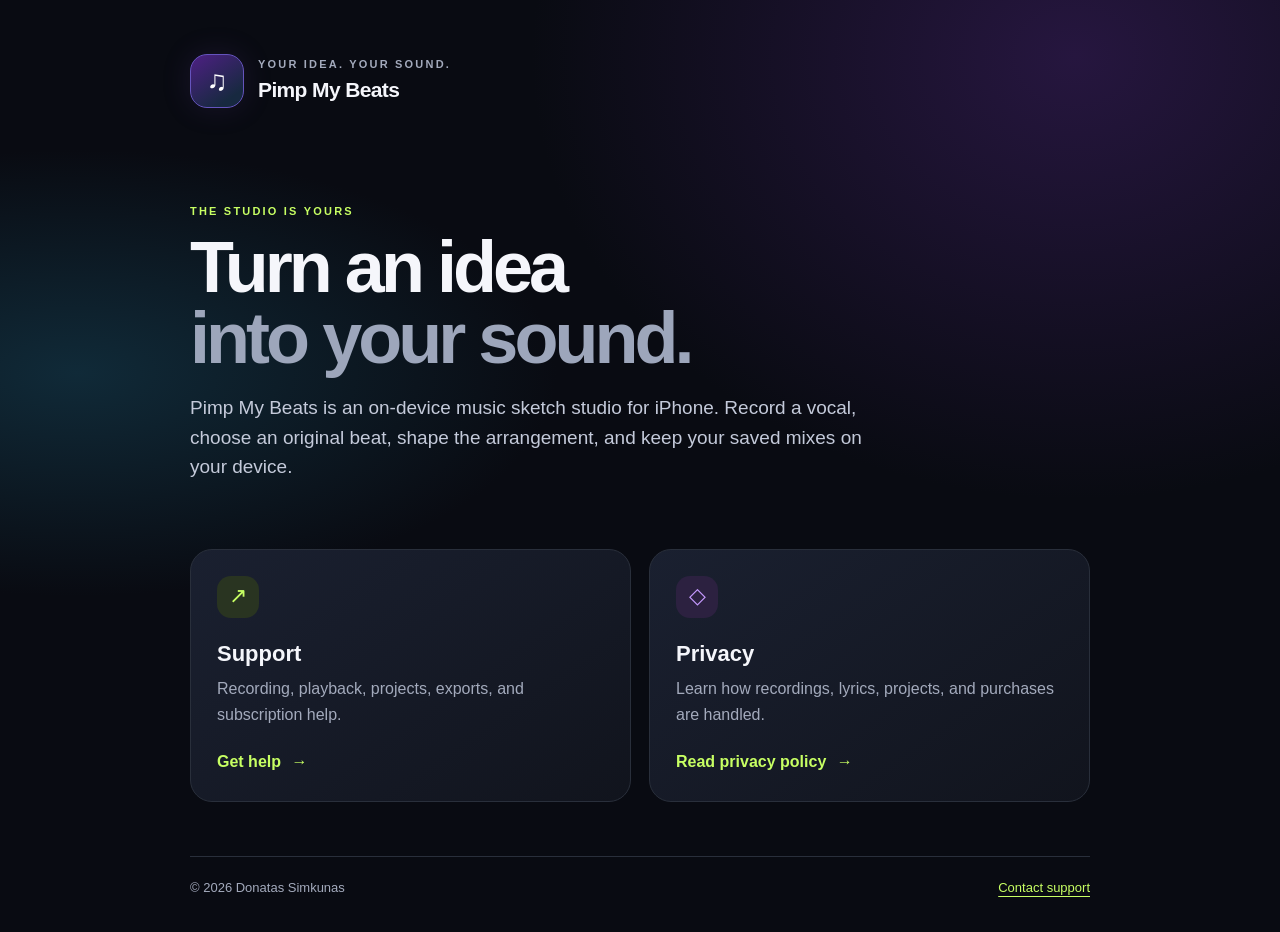
<file: index.html>
<!doctype html>
<html lang="en">
<head>
  <meta charset="utf-8">
  <meta name="viewport" content="width=device-width, initial-scale=1">
  <meta name="theme-color" content="#090b12">
  <meta name="description" content="Support and privacy information for Pimp My Beats, an on-device music sketch studio for iPhone.">
  <title>Pimp My Beats — Support & Privacy</title>
  <link rel="stylesheet" href="styles.css">
</head>
<body>
  <main class="shell">
    <header class="brand">
      <div class="mark" aria-hidden="true">♫</div>
      <div><p class="eyebrow">YOUR IDEA. YOUR SOUND.</p><h1>Pimp My Beats</h1></div>
    </header>
    <section class="hero">
      <p class="eyebrow accent">THE STUDIO IS YOURS</p>
      <h2>Turn an idea<br><span>into your sound.</span></h2>
      <p class="intro">Pimp My Beats is an on-device music sketch studio for iPhone. Record a vocal, choose an original beat, shape the arrangement, and keep your saved mixes on your device.</p>
    </section>
    <section class="cards" aria-label="Information">
      <a class="card" href="support.html"><span class="icon" aria-hidden="true">↗</span><h3>Support</h3><p>Recording, playback, projects, exports, and subscription help.</p><span class="link-label">Get help <b>→</b></span></a>
      <a class="card" href="privacy.html"><span class="icon violet" aria-hidden="true">◇</span><h3>Privacy</h3><p>Learn how recordings, lyrics, projects, and purchases are handled.</p><span class="link-label">Read privacy policy <b>→</b></span></a>
    </section>
    <footer><span>© 2026 Donatas Simkunas</span><a href="mailto:info@donrona.lt">Contact support</a></footer>
  </main>
</body>
</html>
</file>
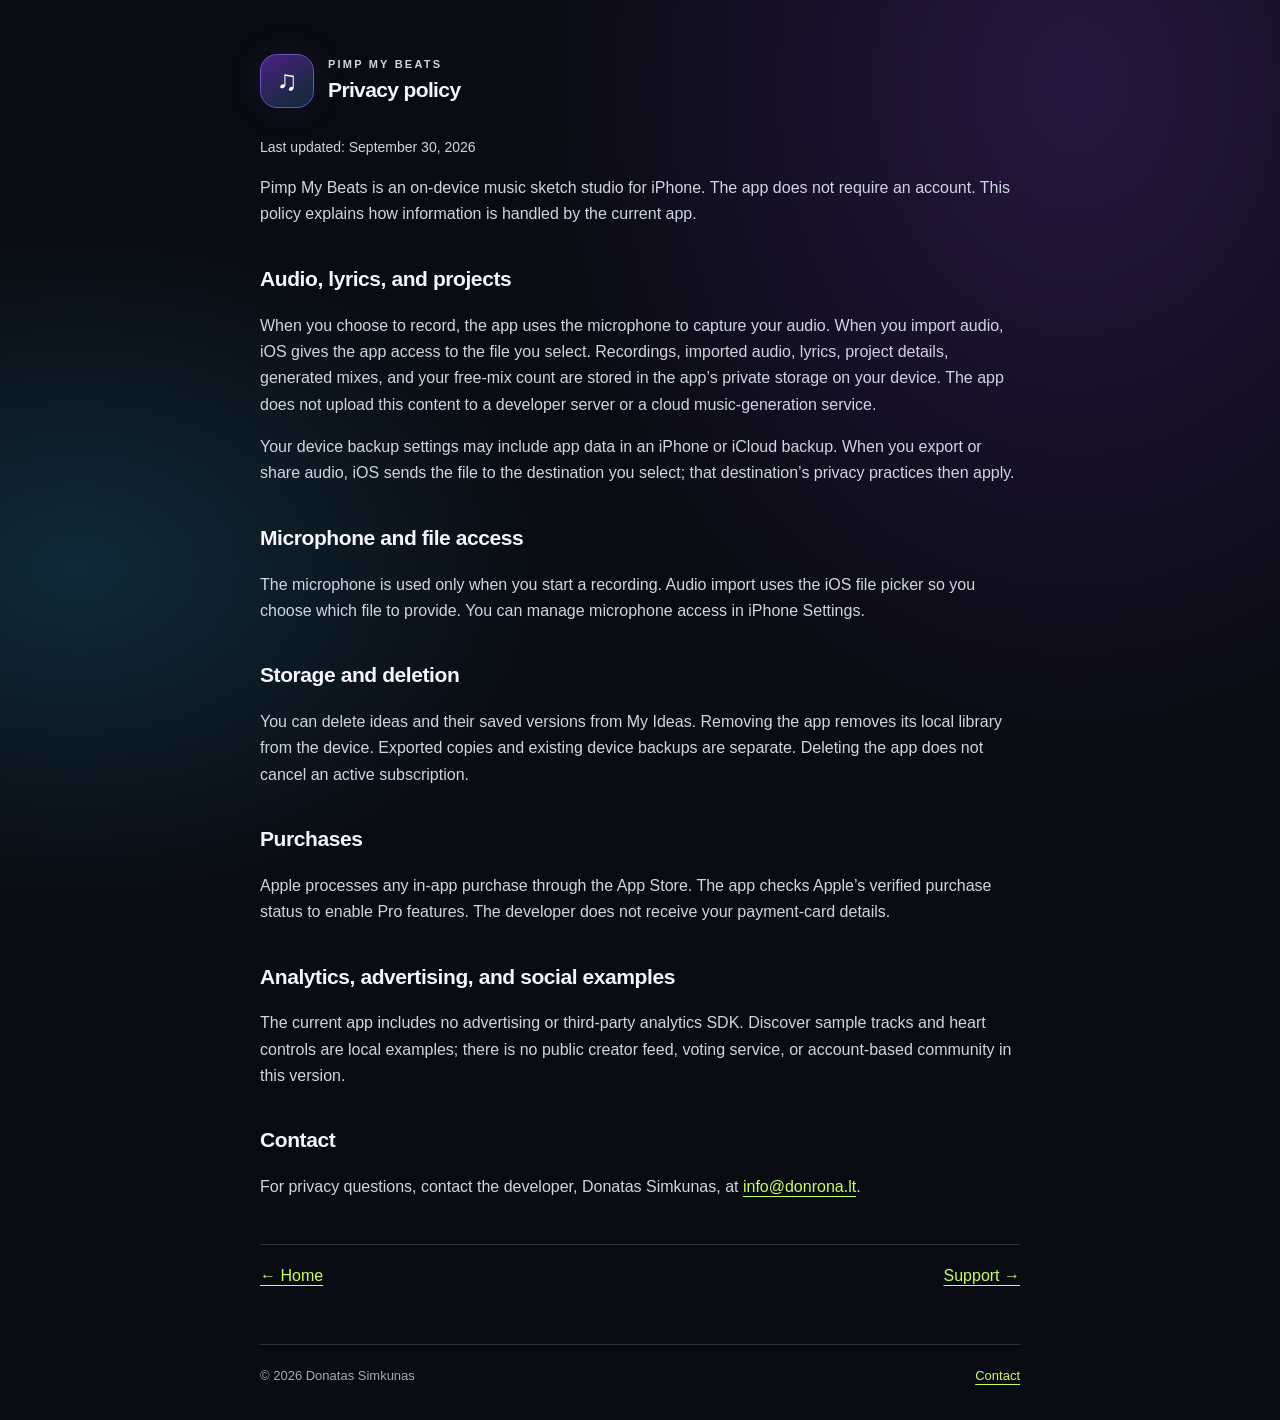
<file: privacy.html>
<!doctype html>
<html lang="en">
<head>
  <meta charset="utf-8">
  <meta name="viewport" content="width=device-width, initial-scale=1">
  <meta name="theme-color" content="#090b12">
  <meta name="description" content="Privacy policy for Pimp My Beats.">
  <title>Privacy Policy — Pimp My Beats</title>
  <link rel="stylesheet" href="styles.css">
</head>
<body>
  <main class="shell document">
    <header class="brand"><a class="mark" href="index.html" aria-label="Pimp My Beats home">♫</a><div><p class="eyebrow">PIMP MY BEATS</p><h1>Privacy policy</h1></div></header>
    <p class="updated">Last updated: September 30, 2026</p>
    <p>Pimp My Beats is an on-device music sketch studio for iPhone. The app does not require an account. This policy explains how information is handled by the current app.</p>
    <h2>Audio, lyrics, and projects</h2>
    <p>When you choose to record, the app uses the microphone to capture your audio. When you import audio, iOS gives the app access to the file you select. Recordings, imported audio, lyrics, project details, generated mixes, and your free-mix count are stored in the app’s private storage on your device. The app does not upload this content to a developer server or a cloud music-generation service.</p>
    <p>Your device backup settings may include app data in an iPhone or iCloud backup. When you export or share audio, iOS sends the file to the destination you select; that destination’s privacy practices then apply.</p>
    <h2>Microphone and file access</h2>
    <p>The microphone is used only when you start a recording. Audio import uses the iOS file picker so you choose which file to provide. You can manage microphone access in iPhone Settings.</p>
    <h2>Storage and deletion</h2>
    <p>You can delete ideas and their saved versions from My Ideas. Removing the app removes its local library from the device. Exported copies and existing device backups are separate. Deleting the app does not cancel an active subscription.</p>
    <h2>Purchases</h2>
    <p>Apple processes any in-app purchase through the App Store. The app checks Apple’s verified purchase status to enable Pro features. The developer does not receive your payment-card details.</p>
    <h2>Analytics, advertising, and social examples</h2>
    <p>The current app includes no advertising or third-party analytics SDK. Discover sample tracks and heart controls are local examples; there is no public creator feed, voting service, or account-based community in this version.</p>
    <h2>Contact</h2>
    <p>For privacy questions, contact the developer, Donatas Simkunas, at <a href="mailto:info@donrona.lt">info@donrona.lt</a>.</p>
    <nav class="backlinks"><a href="index.html">← Home</a><a href="support.html">Support →</a></nav>
    <footer><span>© 2026 Donatas Simkunas</span><a href="mailto:info@donrona.lt">Contact</a></footer>
  </main>
</body>
</html>
</file>
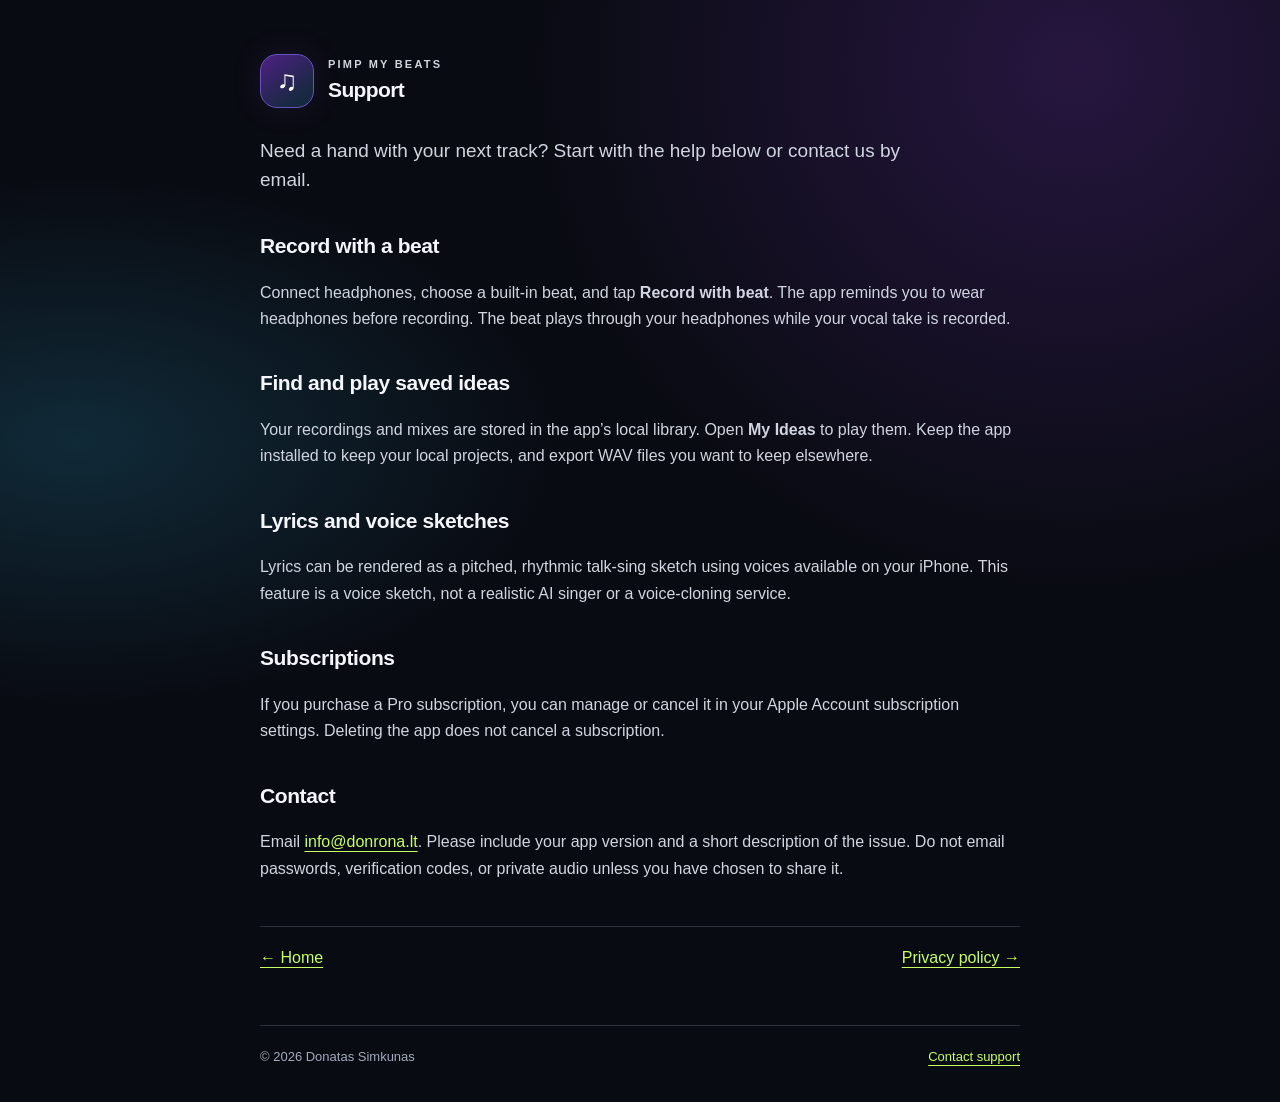
<file: support.html>
<!doctype html>
<html lang="en">
<head>
  <meta charset="utf-8">
  <meta name="viewport" content="width=device-width, initial-scale=1">
  <meta name="theme-color" content="#090b12">
  <meta name="description" content="Help and support for Pimp My Beats.">
  <title>Support — Pimp My Beats</title>
  <link rel="stylesheet" href="styles.css">
</head>
<body>
  <main class="shell document">
    <header class="brand"><a class="mark" href="index.html" aria-label="Pimp My Beats home">♫</a><div><p class="eyebrow">PIMP MY BEATS</p><h1>Support</h1></div></header>
    <p class="intro">Need a hand with your next track? Start with the help below or contact us by email.</p>
    <h2>Record with a beat</h2>
    <p>Connect headphones, choose a built-in beat, and tap <strong>Record with beat</strong>. The app reminds you to wear headphones before recording. The beat plays through your headphones while your vocal take is recorded.</p>
    <h2>Find and play saved ideas</h2>
    <p>Your recordings and mixes are stored in the app’s local library. Open <strong>My Ideas</strong> to play them. Keep the app installed to keep your local projects, and export WAV files you want to keep elsewhere.</p>
    <h2>Lyrics and voice sketches</h2>
    <p>Lyrics can be rendered as a pitched, rhythmic talk-sing sketch using voices available on your iPhone. This feature is a voice sketch, not a realistic AI singer or a voice-cloning service.</p>
    <h2>Subscriptions</h2>
    <p>If you purchase a Pro subscription, you can manage or cancel it in your Apple Account subscription settings. Deleting the app does not cancel a subscription.</p>
    <h2>Contact</h2>
    <p>Email <a href="mailto:info@donrona.lt">info@donrona.lt</a>. Please include your app version and a short description of the issue. Do not email passwords, verification codes, or private audio unless you have chosen to share it.</p>
    <nav class="backlinks"><a href="index.html">← Home</a><a href="privacy.html">Privacy policy →</a></nav>
    <footer><span>© 2026 Donatas Simkunas</span><a href="mailto:info@donrona.lt">Contact support</a></footer>
  </main>
</body>
</html>
</file>
<file: styles.css>
:root{color-scheme:dark;--bg:#090b12;--panel:#131720;--panel2:#1a2030;--text:#f5f6fb;--muted:#a3aabc;--lime:#c7ff63;--violet:#a66bff;--line:#292f3b}
*{box-sizing:border-box}
body{margin:0;background:radial-gradient(ellipse at 84% 6%,#26163f 0,transparent 34rem),radial-gradient(ellipse at 6% 40%,#102a38 0,transparent 30rem),var(--bg);color:var(--text);font:16px/1.65 -apple-system,BlinkMacSystemFont,"Segoe UI",sans-serif}
a{color:var(--lime);text-underline-offset:4px}
.shell{width:min(900px,calc(100% - 40px));margin:0 auto;padding:54px 0 34px}
.brand{display:flex;align-items:center;gap:14px}.mark{width:54px;height:54px;display:grid;place-items:center;border:1px solid #6554bd;border-radius:17px;background:linear-gradient(145deg,#4e2084,#172940 80%);color:#fff;font-size:28px;text-decoration:none;box-shadow:0 0 30px #6e43a52a}
.eyebrow{margin:0;color:var(--muted);font-size:11px;font-weight:750;letter-spacing:.2em}.brand h1{margin:0;font-size:21px;letter-spacing:-.03em}.accent{color:var(--lime)}
.hero{padding:94px 0 48px}.hero h2{margin:12px 0 20px;font-size:clamp(42px,8vw,72px);line-height:.98;letter-spacing:-.055em}.hero h2 span{color:#9da6bb}.intro{max-width:690px;color:#c4cada;font-size:19px;line-height:1.55}
.cards{display:grid;grid-template-columns:repeat(2,minmax(0,1fr));gap:18px}.card{display:block;min-height:220px;padding:26px;border:1px solid var(--line);border-radius:22px;background:linear-gradient(145deg,#1a2030,#11141d);color:var(--text);text-decoration:none;transition:transform .18s,border-color .18s}.card:hover{transform:translateY(-3px);border-color:#7a5ce4}.icon{display:grid;place-items:center;width:42px;height:42px;border-radius:14px;background:#293421;color:var(--lime);font-size:22px}.icon.violet{background:#2c2140;color:#c69aff}.card h3{margin:18px 0 4px;font-size:22px}.card p{margin:0;color:var(--muted)}.link-label{display:inline-block;margin-top:20px;color:var(--lime);font-weight:700}.link-label b{margin-left:6px}
.document{max-width:760px}.document .brand{margin-bottom:28px}.updated{color:var(--muted);font-size:14px}.document h2{margin:34px 0 8px;font-size:21px;letter-spacing:-.02em}.document p{color:#d0d5e1}.document .intro{font-size:19px}.backlinks{display:flex;justify-content:space-between;margin:44px 0 24px;padding-top:18px;border-top:1px solid var(--line)}
footer{display:flex;justify-content:space-between;gap:16px;margin-top:54px;padding-top:20px;border-top:1px solid var(--line);color:var(--muted);font-size:13px}footer a{white-space:nowrap}
@media(max-width:600px){.shell{width:min(100% - 28px,900px);padding-top:32px}.hero{padding:70px 0 34px}.cards{grid-template-columns:1fr}.card{min-height:auto}.document h2{margin-top:26px}footer{font-size:12px}}
@media(prefers-reduced-motion:reduce){*{scroll-behavior:auto!important;transition:none!important}}
</file>
